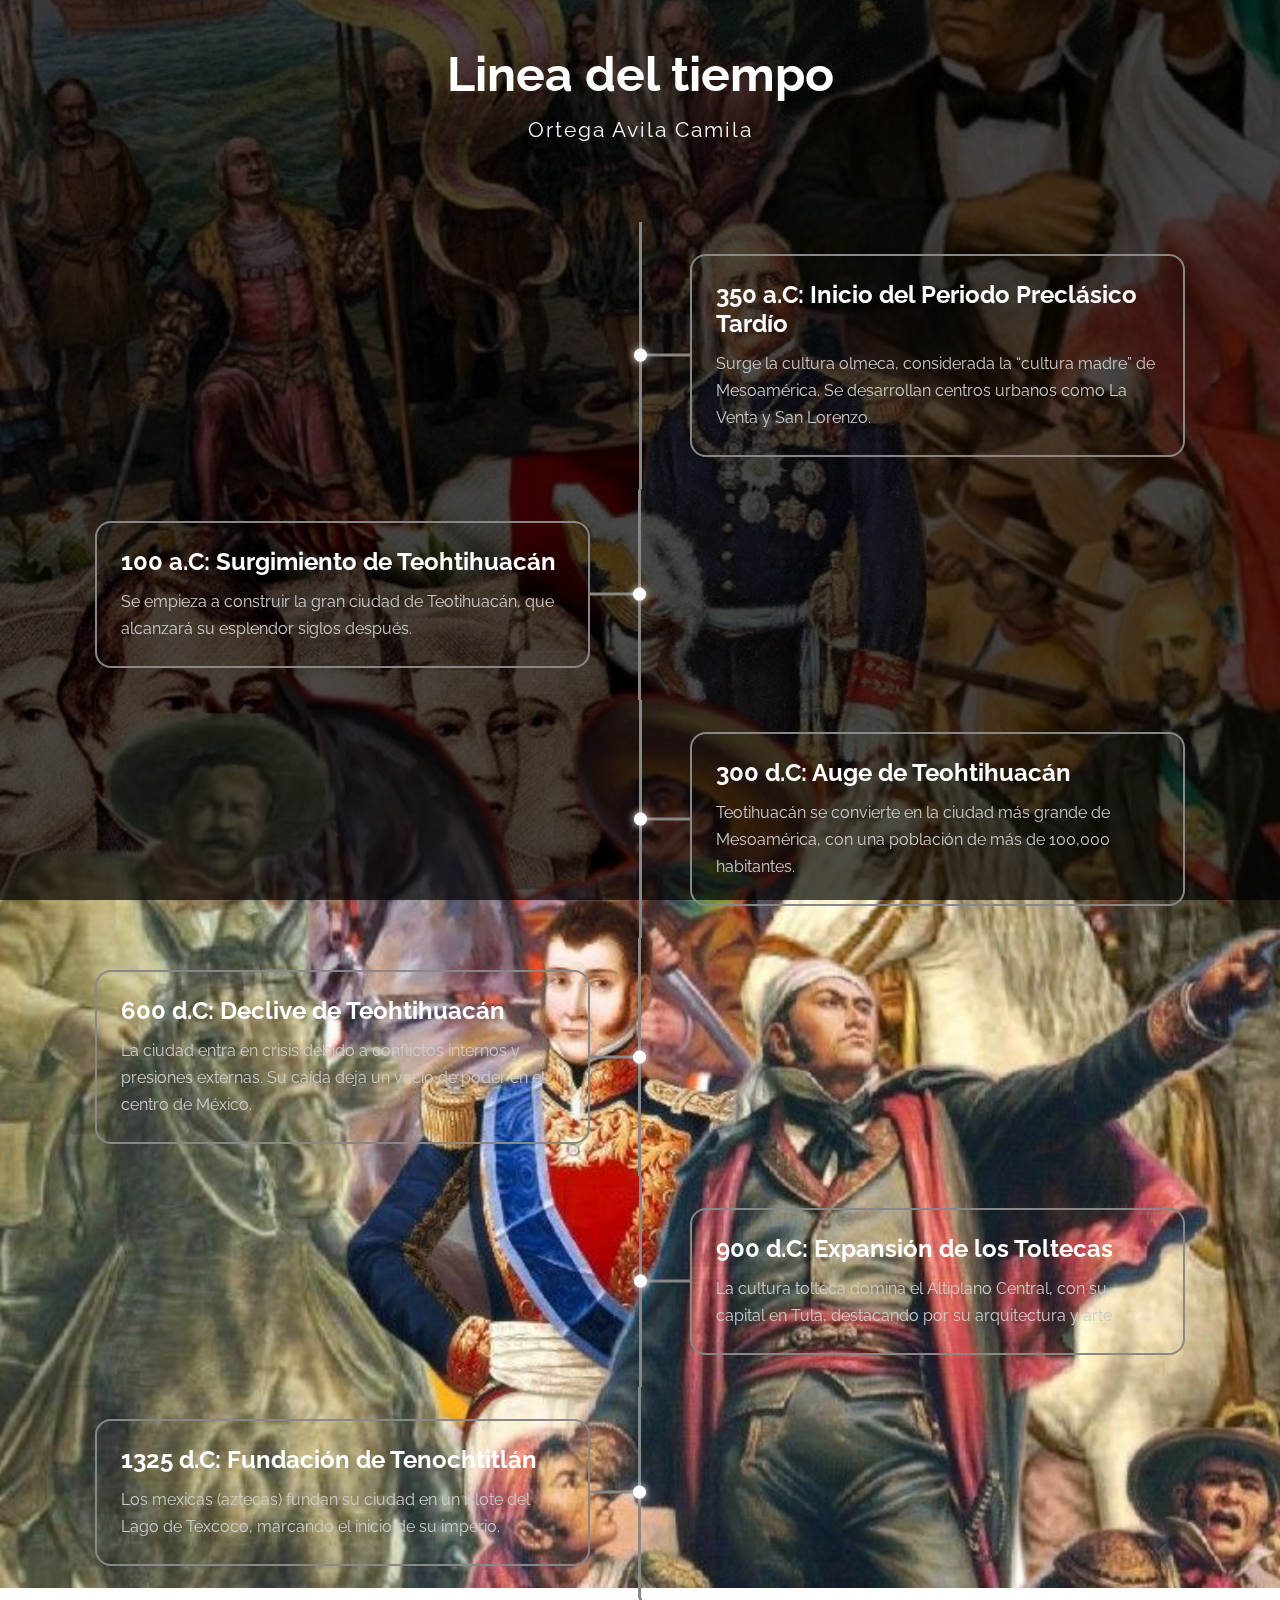
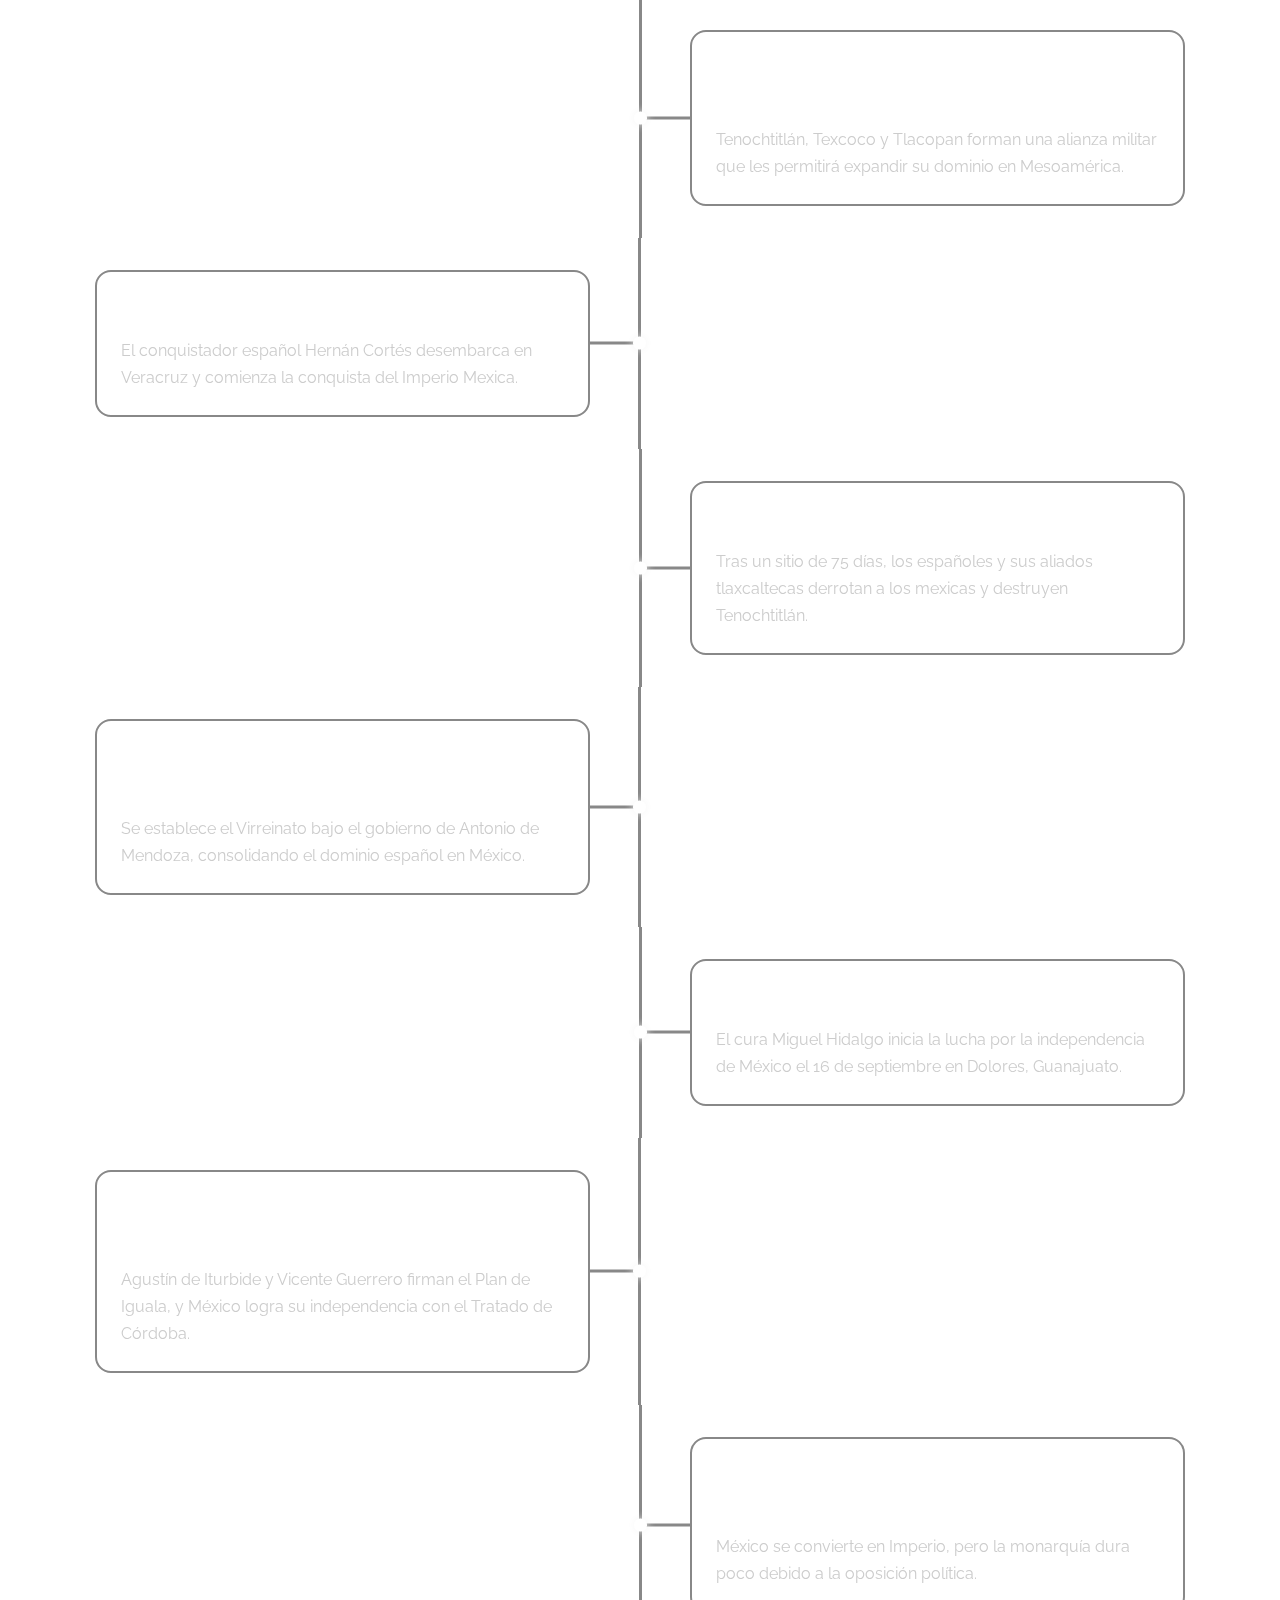
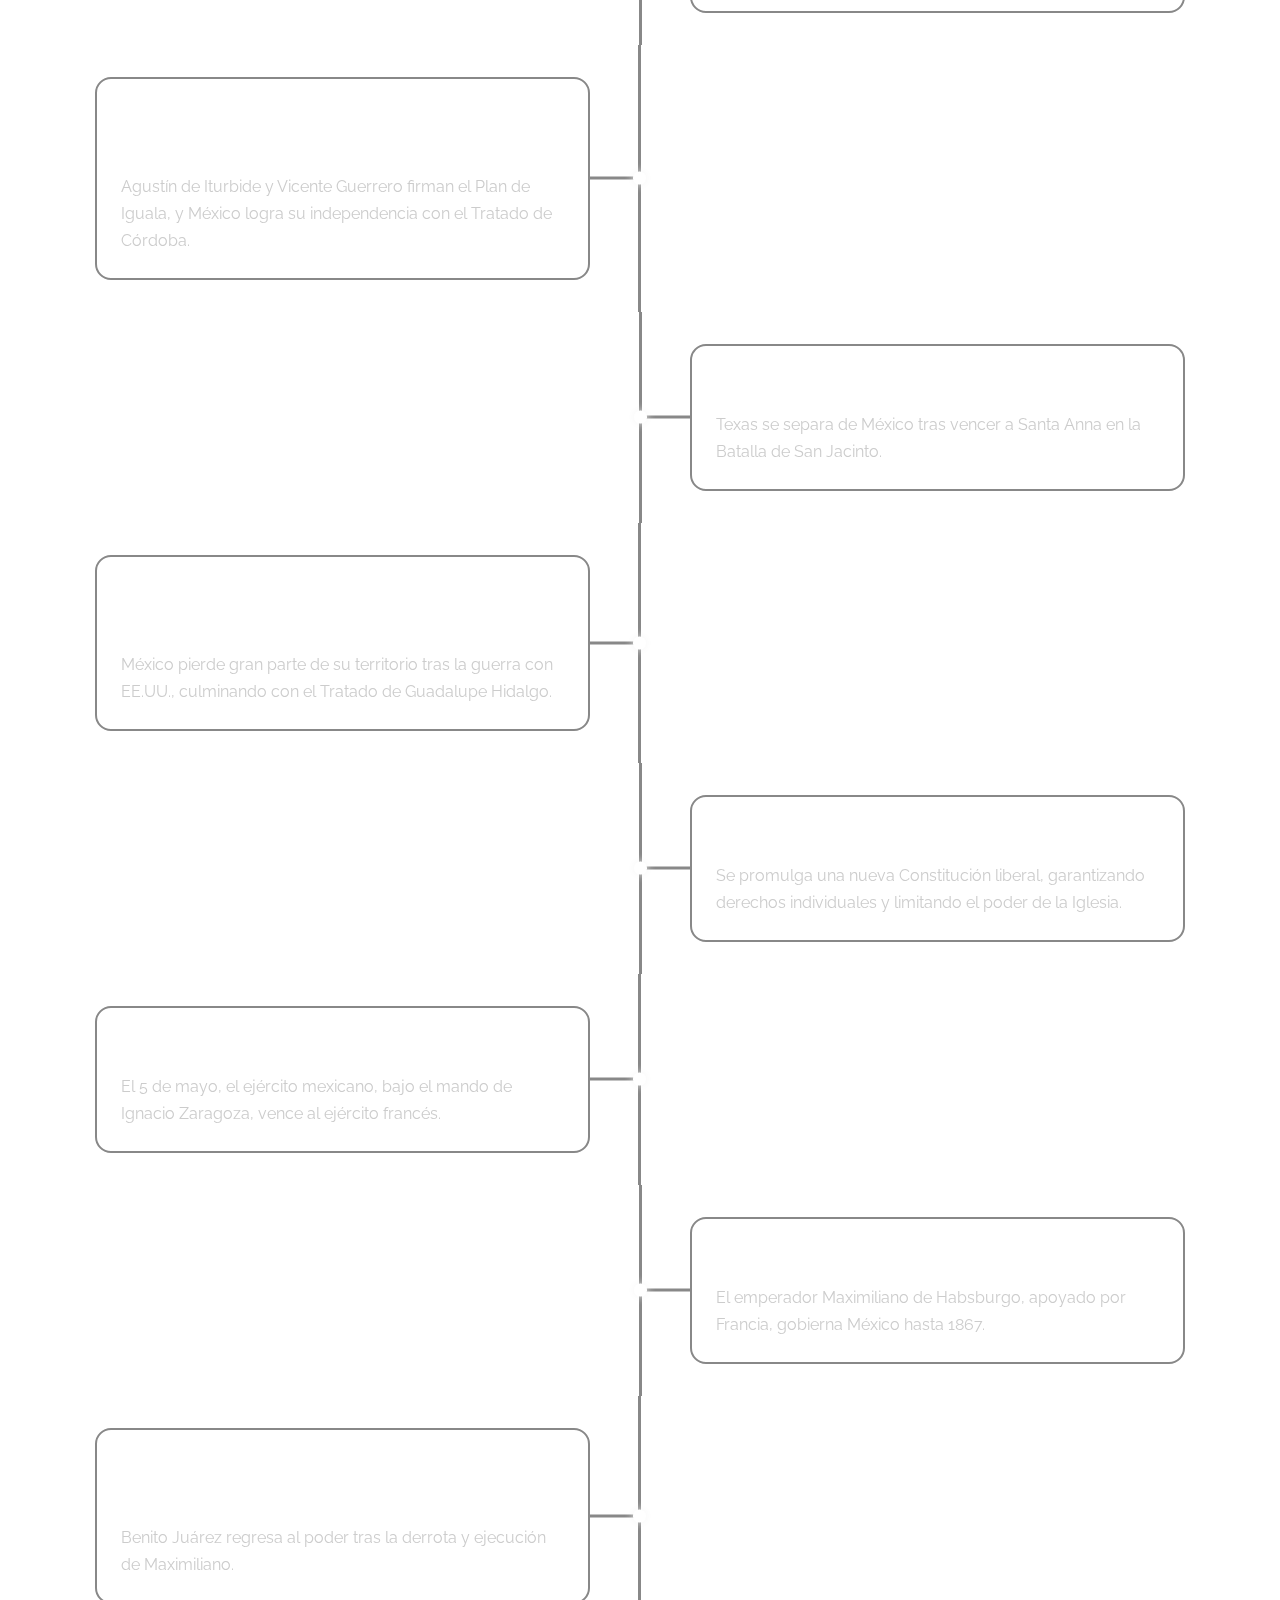
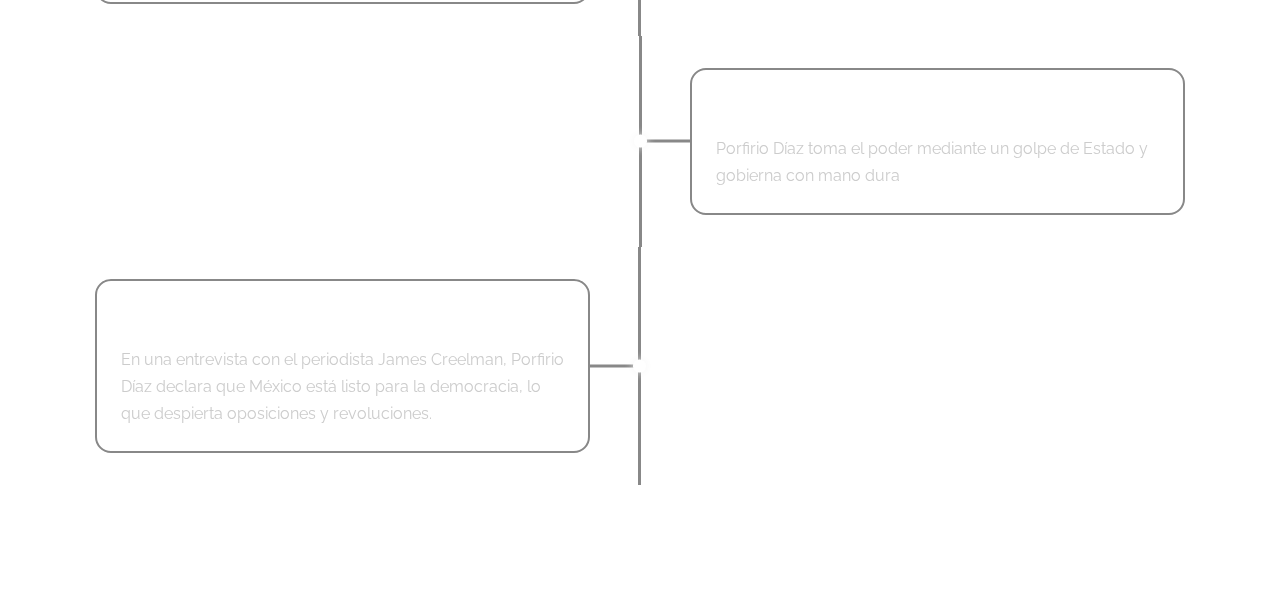
<file: index.html>
<!DOCTYPE html>
<html lang="en">
<head>
    <meta charset="UTF-8">
    <meta name="viewport" content="width=device-width, initial-scale=1.0">
    <link rel="stylesheet" href="styleTimeline.css">
    <link rel="preconnect" href="https://fonts.googleapis.com">
    <link rel="preconnect" href="https://fonts.gstatic.com" crossorigin>
    <link rel="stylesheet" href="https://unpkg.com/aos@next/dist/aos.css" />
    <link href="https://fonts.googleapis.com/css2?family=Jost:ital,wght@0,100..900;1,100..900&family=League+Spartan:wght@100..900&family=Parkinsans:wght@300..800&family=Raleway:ital,wght@0,100..900;1,100..900&display=swap" rel="stylesheet">
    <title>Linea del Tiempo</title>
</head>
<body>

    <div class="title">
        <h1>Linea del tiempo</h1>
        <p>Ortega Avila Camila </p>
    </div>

    <div class="timeline">

        <div class="checkpoint">
            <div>
                <h2>350 a.C: Inicio del Periodo Preclásico Tardío  </h2>
                <p> Surge la cultura olmeca, considerada la “cultura madre” de Mesoamérica.
                    Se desarrollan centros urbanos como La Venta y San Lorenzo.
                </p>
            </div>
        </div>

        <div class="checkpoint">
            <div>
                <h2>100 a.C: Surgimiento de Teohtihuacán </h2>
                <p> Se empieza a construir la gran ciudad de Teotihuacán, que alcanzará su esplendor siglos después.
                </p>
            </div>
        </div>

        <div class="checkpoint">
            <div>
                <h2>300 d.C: Auge de Teohtihuacán  </h2>
                <p> Teotihuacán se convierte en la ciudad más grande de Mesoamérica, con una población de más de 100,000 habitantes. </p>
            </div>
        </div>

        <div class="checkpoint">
            <div>
                <h2>600 d.C: Declive de Teohtihuacán  </h2>
                <p> La ciudad entra en crisis debido a conflictos internos y presiones externas.
                    Su caída deja un vacío de poder en el centro de México.
                </p>
            </div>
        </div>

        <div class="checkpoint">
            <div>
                <h2>900 d.C: Expansión de los Toltecas  </h2>
                <p> La cultura tolteca domina el Altiplano Central, con su capital en Tula, destacando por su arquitectura y arte.
                </p>
            </div>
        </div>

        <div class="checkpoint">
            <div>
                <h2>1325 d.C: Fundación de Tenochtitlán </h2>
                <p> Los mexicas (aztecas) fundan su ciudad en un islote del Lago de Texcoco, marcando el inicio de su imperio.
                </p>
            </div>
        </div>

        <div class="checkpoint">
            <div>
                <h2>1428 d.C: Formación de la Triple Alianza </h2>
                <p> Tenochtitlán, Texcoco y Tlacopan forman una alianza militar que les permitirá expandir su dominio en Mesoamérica.
                </p>
            </div>
        </div>

        <div class="checkpoint">
            <div>
                <h2>1519 d.C: Llegada de Hernán Cortés </h2>
                <p> El conquistador español Hernán Cortés desembarca en Veracruz y comienza la conquista del Imperio Mexica.
                </p>
            </div>
        </div>

        <div class="checkpoint">
            <div>
                <h2>1521 d.C: Caída de Tenochtitlán </h2>
                <p> Tras un sitio de 75 días, los españoles y sus aliados tlaxcaltecas derrotan a los mexicas y destruyen Tenochtitlán.
                </p>
            </div>
        </div>

        <div class="checkpoint">
            <div>
                <h2>1535 d.C: Creación del Virreinato de la Nueva España </h2>
                <p> Se establece el Virreinato bajo el gobierno de Antonio de Mendoza, consolidando el dominio español en México.
                </p>
            </div>
        </div>

        <div class="checkpoint">
            <div>
                <h2> 1810 d.C: Grito de Dolores </h2>
                <p> El cura Miguel Hidalgo inicia la lucha por la independencia de México el 16 de septiembre en Dolores, Guanajuato.
                </p>
            </div>
        </div>

        <div class="checkpoint">
            <div>
                <h2>1821 d.C: Consumación de la Independencia de México </h2>
                <p> Agustín de Iturbide y Vicente Guerrero firman el Plan de Iguala, y México logra su independencia con el Tratado de Córdoba.
                </p>
            </div>
        </div>

        <div class="checkpoint">
            <div>
                <h2>1822 d.C: Agustín de Iturbide se proclama emperador </h2>
                <p>México se convierte en Imperio, pero la monarquía dura poco debido a la oposición política.
                </p>
            </div>
        </div>

        <div class="checkpoint">
            <div>
                <h2>1823 d.C: Caída de Iturbide y Primera República </h2>
                <p> Agustín de Iturbide y Vicente Guerrero firman el Plan de Iguala, y México logra su independencia con el Tratado de Córdoba.
                </p>
            </div>
        </div>

        <div class="checkpoint">
            <div>
                <h2>1836 d.C: Independencia de Texas </h2>
                <p> Texas se separa de México tras vencer a Santa Anna en la Batalla de San Jacinto.
                </p>
            </div>
        </div>

        <div class="checkpoint">
            <div>
                <h2>1846-1848 d.C: Guerra entre México y Estados Unidos  </h2>
                <p> México pierde gran parte de su territorio tras la guerra con EE.UU., culminando con el Tratado de Guadalupe Hidalgo.
                </p>
            </div>
        </div>

        <div class="checkpoint">
            <div>
                <h2>1857 d.C: Constitución de 1857  </h2>
                <p> Se promulga una nueva Constitución liberal, garantizando derechos individuales y limitando el poder de la Iglesia.
                </p>
            </div>
        </div>

        <div class="checkpoint">
            <div>
                <h2>1862 d.C: Batalla de Puebla  </h2>
                <p> El 5 de mayo, el ejército mexicano, bajo el mando de Ignacio Zaragoza, vence al ejército francés.
                </p>
            </div>
        </div>

        <div class="checkpoint">
            <div>
                <h2> 1864 d.C: Segundo Imperio Mexicano  </h2>
                <p> El emperador Maximiliano de Habsburgo, apoyado por Francia, gobierna México hasta 1867.
                </p>
            </div>
        </div>

        <div class="checkpoint">
            <div>
                <h2> 1867 d.C: Restauración de la República  </h2>
                <p> Benito Juárez regresa al poder tras la derrota y ejecución de Maximiliano.
                </p>
            </div>
        </div>

        <div class="checkpoint">
            <div>
                <h2> 1876 d.C: Inicio del Porfiriato  </h2>
                <p> Porfirio Díaz toma el poder mediante un golpe de Estado y gobierna con mano dura
                </p>
            </div>
        </div>

        <div class="checkpoint">
            <div>
                <h2> 1908 d.C: Entrevista Díaz-Creelman  </h2>
                <p> En una entrevista con el periodista James Creelman, Porfirio Díaz declara que México está listo para la democracia, lo que despierta oposiciones y revoluciones.
                </p>
            </div>
        </div>

    </div>

    <script src="https://unpkg.com/aos@next/dist/aos.js"></script>
    <script>
      AOS.init();
    </script>

</body>
</html>
</file>
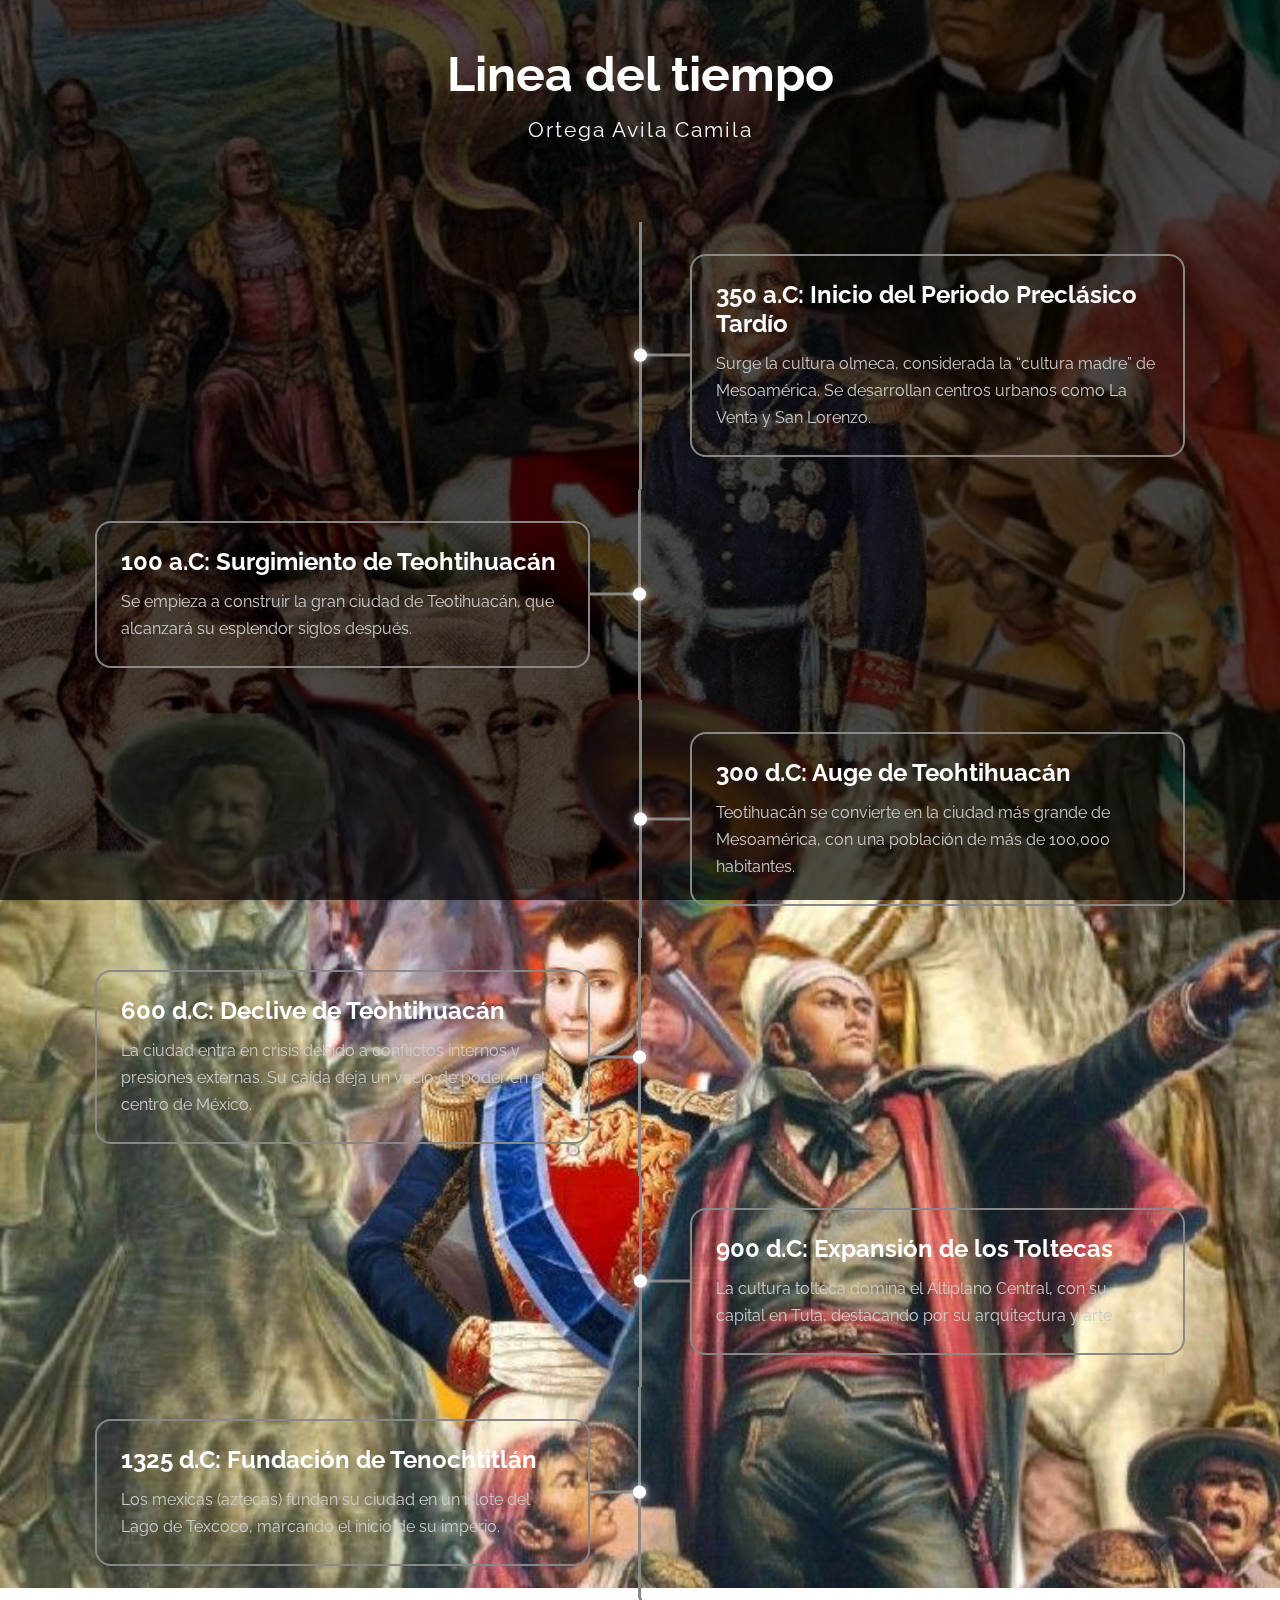
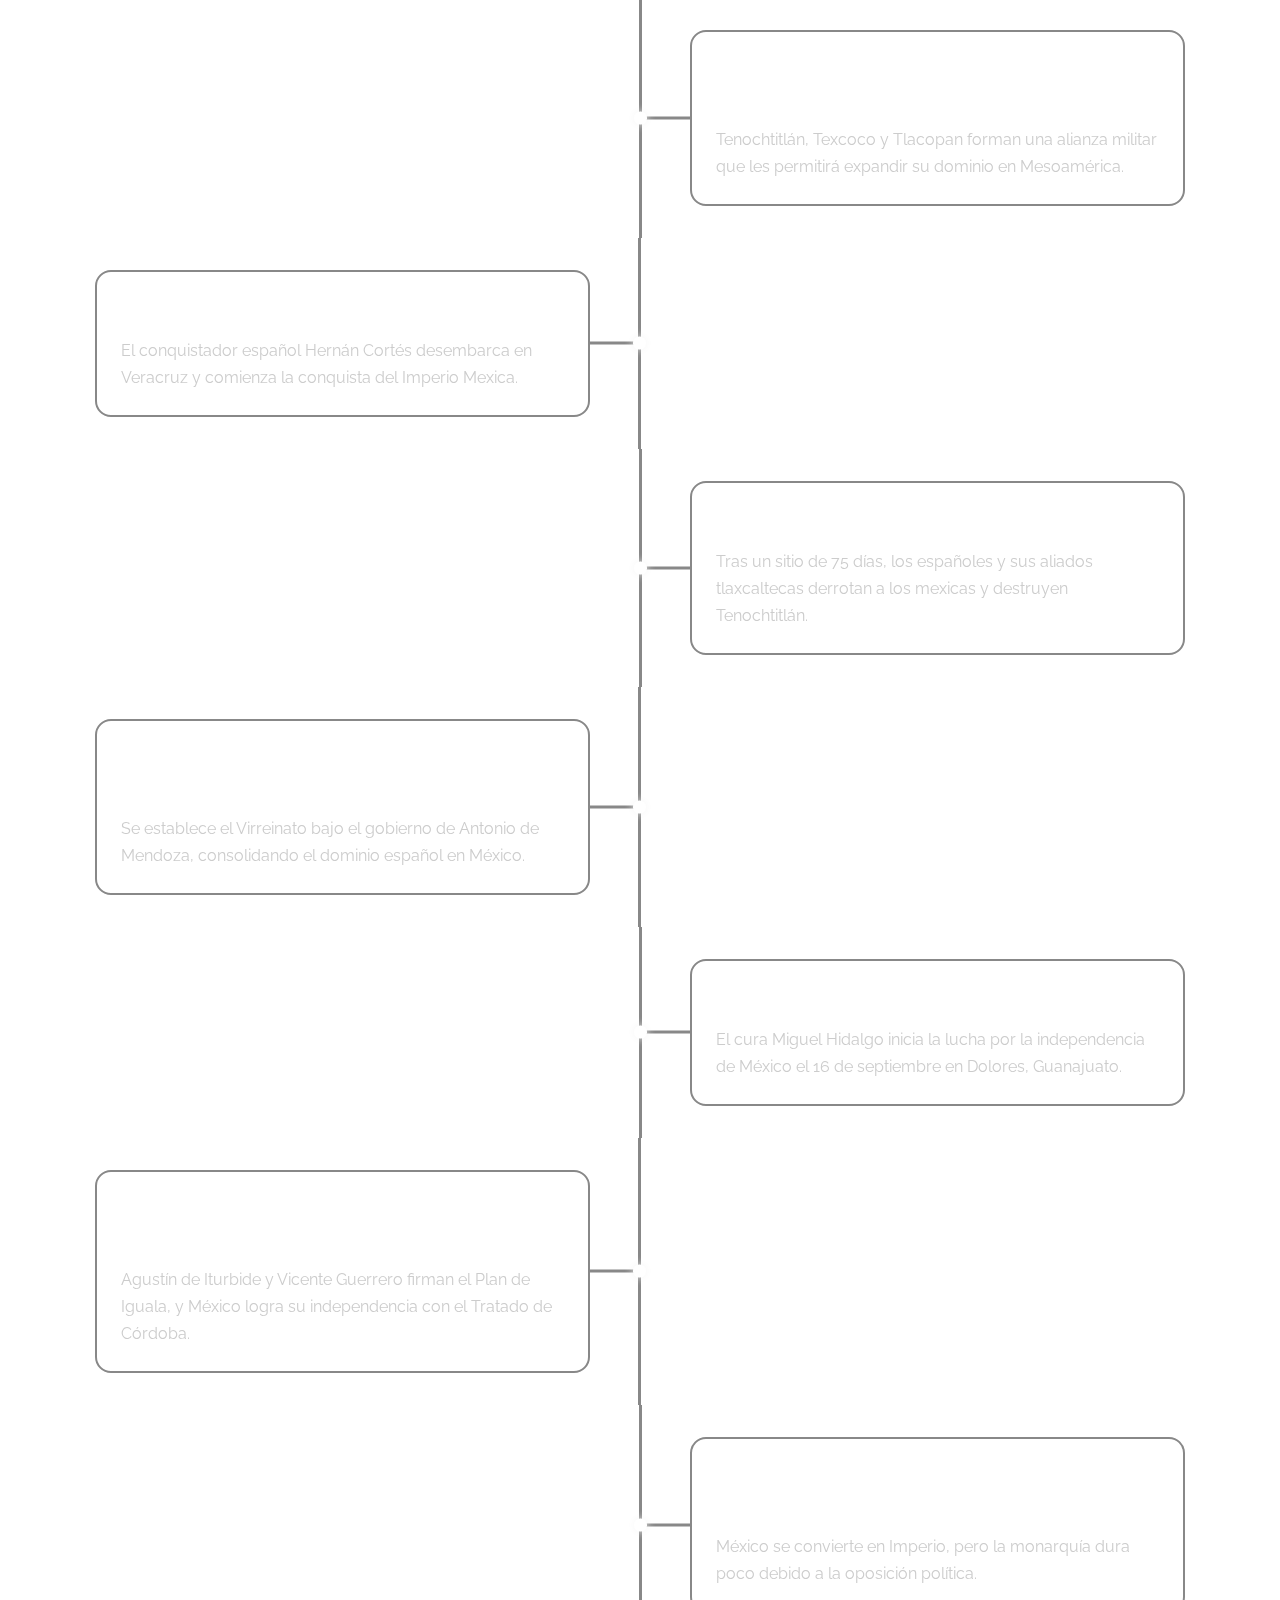
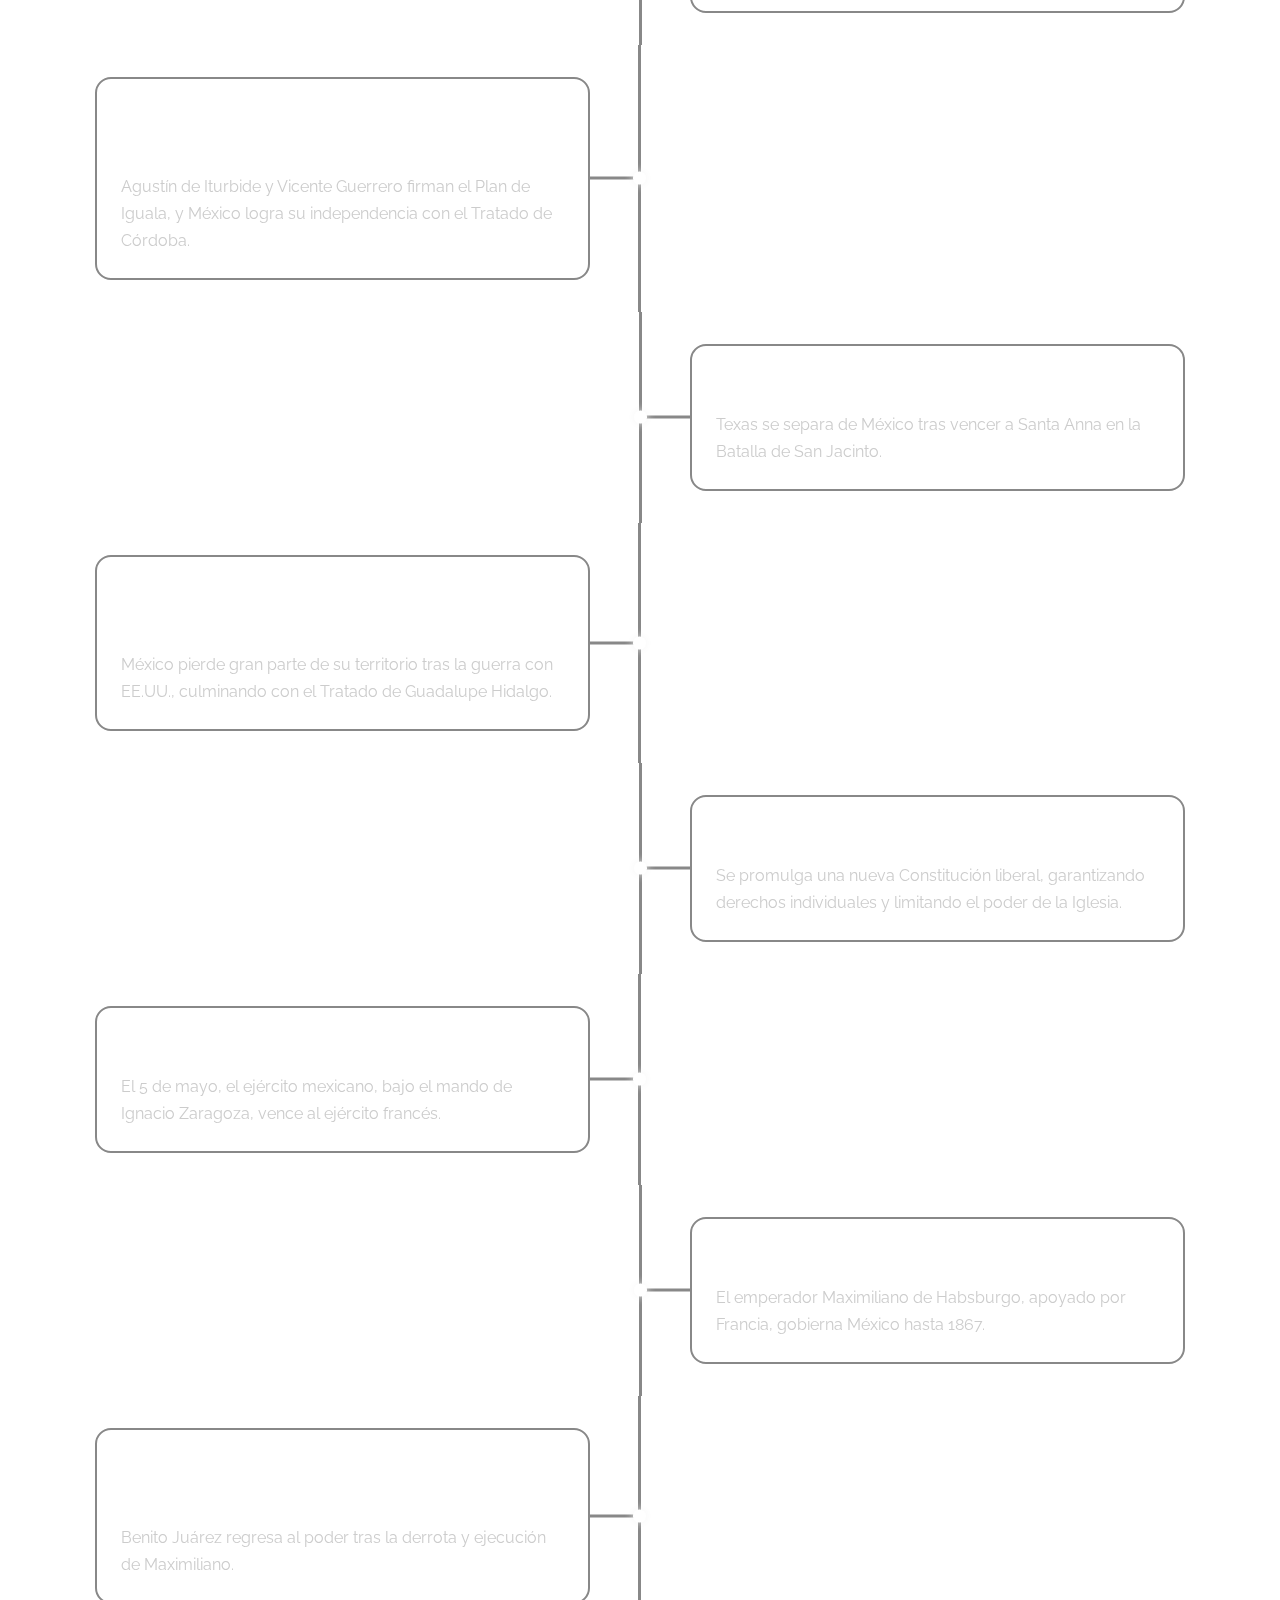
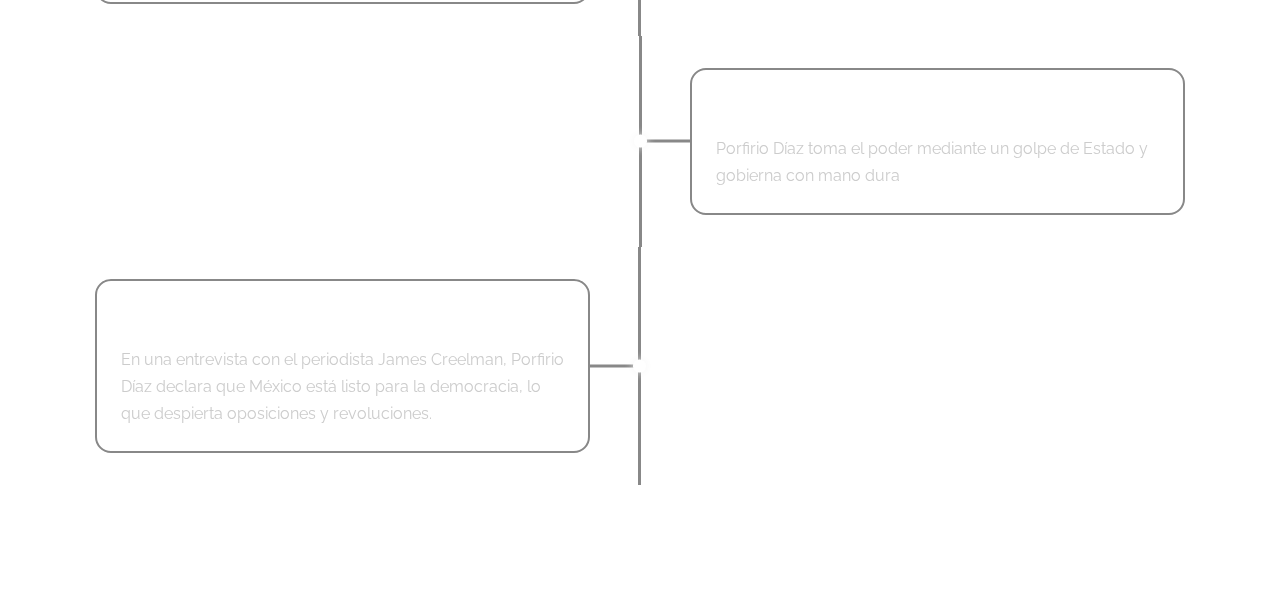
<file: lineat.html>
<!DOCTYPE html>
<html lang="en">
<head>
    <meta charset="UTF-8">
    <meta name="viewport" content="width=device-width, initial-scale=1.0">
    <link rel="stylesheet" href="styleTimeline.css">
    <link rel="preconnect" href="https://fonts.googleapis.com">
    <link rel="preconnect" href="https://fonts.gstatic.com" crossorigin>
    <link rel="stylesheet" href="https://unpkg.com/aos@next/dist/aos.css" />
    <link href="https://fonts.googleapis.com/css2?family=Jost:ital,wght@0,100..900;1,100..900&family=League+Spartan:wght@100..900&family=Parkinsans:wght@300..800&family=Raleway:ital,wght@0,100..900;1,100..900&display=swap" rel="stylesheet">
    <title>Linea del Tiempo</title>
</head>
<body>

    <div class="title">
        <h1>Linea del tiempo</h1>
        <p>Ortega Avila Camila </p>
    </div>

    <div class="timeline">

        <div class="checkpoint">
            <div>
                <h2>350 a.C: Inicio del Periodo Preclásico Tardío  </h2>
                <p> Surge la cultura olmeca, considerada la “cultura madre” de Mesoamérica.
                    Se desarrollan centros urbanos como La Venta y San Lorenzo.
                </p>
            </div>
        </div>

        <div class="checkpoint">
            <div>
                <h2>100 a.C: Surgimiento de Teohtihuacán </h2>
                <p> Se empieza a construir la gran ciudad de Teotihuacán, que alcanzará su esplendor siglos después.
                </p>
            </div>
        </div>

        <div class="checkpoint">
            <div>
                <h2>300 d.C: Auge de Teohtihuacán  </h2>
                <p> Teotihuacán se convierte en la ciudad más grande de Mesoamérica, con una población de más de 100,000 habitantes. </p>
            </div>
        </div>

        <div class="checkpoint">
            <div>
                <h2>600 d.C: Declive de Teohtihuacán  </h2>
                <p> La ciudad entra en crisis debido a conflictos internos y presiones externas.
                    Su caída deja un vacío de poder en el centro de México.
                </p>
            </div>
        </div>

        <div class="checkpoint">
            <div>
                <h2>900 d.C: Expansión de los Toltecas  </h2>
                <p> La cultura tolteca domina el Altiplano Central, con su capital en Tula, destacando por su arquitectura y arte.
                </p>
            </div>
        </div>

        <div class="checkpoint">
            <div>
                <h2>1325 d.C: Fundación de Tenochtitlán </h2>
                <p> Los mexicas (aztecas) fundan su ciudad en un islote del Lago de Texcoco, marcando el inicio de su imperio.
                </p>
            </div>
        </div>

        <div class="checkpoint">
            <div>
                <h2>1428 d.C: Formación de la Triple Alianza </h2>
                <p> Tenochtitlán, Texcoco y Tlacopan forman una alianza militar que les permitirá expandir su dominio en Mesoamérica.
                </p>
            </div>
        </div>

        <div class="checkpoint">
            <div>
                <h2>1519 d.C: Llegada de Hernán Cortés </h2>
                <p> El conquistador español Hernán Cortés desembarca en Veracruz y comienza la conquista del Imperio Mexica.
                </p>
            </div>
        </div>

        <div class="checkpoint">
            <div>
                <h2>1521 d.C: Caída de Tenochtitlán </h2>
                <p> Tras un sitio de 75 días, los españoles y sus aliados tlaxcaltecas derrotan a los mexicas y destruyen Tenochtitlán.
                </p>
            </div>
        </div>

        <div class="checkpoint">
            <div>
                <h2>1535 d.C: Creación del Virreinato de la Nueva España </h2>
                <p> Se establece el Virreinato bajo el gobierno de Antonio de Mendoza, consolidando el dominio español en México.
                </p>
            </div>
        </div>

        <div class="checkpoint">
            <div>
                <h2> 1810 d.C: Grito de Dolores </h2>
                <p> El cura Miguel Hidalgo inicia la lucha por la independencia de México el 16 de septiembre en Dolores, Guanajuato.
                </p>
            </div>
        </div>

        <div class="checkpoint">
            <div>
                <h2>1821 d.C: Consumación de la Independencia de México </h2>
                <p> Agustín de Iturbide y Vicente Guerrero firman el Plan de Iguala, y México logra su independencia con el Tratado de Córdoba.
                </p>
            </div>
        </div>

        <div class="checkpoint">
            <div>
                <h2>1822 d.C: Agustín de Iturbide se proclama emperador </h2>
                <p>México se convierte en Imperio, pero la monarquía dura poco debido a la oposición política.
                </p>
            </div>
        </div>

        <div class="checkpoint">
            <div>
                <h2>1823 d.C: Caída de Iturbide y Primera República </h2>
                <p> Agustín de Iturbide y Vicente Guerrero firman el Plan de Iguala, y México logra su independencia con el Tratado de Córdoba.
                </p>
            </div>
        </div>

        <div class="checkpoint">
            <div>
                <h2>1836 d.C: Independencia de Texas </h2>
                <p> Texas se separa de México tras vencer a Santa Anna en la Batalla de San Jacinto.
                </p>
            </div>
        </div>

        <div class="checkpoint">
            <div>
                <h2>1846-1848 d.C: Guerra entre México y Estados Unidos  </h2>
                <p> México pierde gran parte de su territorio tras la guerra con EE.UU., culminando con el Tratado de Guadalupe Hidalgo.
                </p>
            </div>
        </div>

        <div class="checkpoint">
            <div>
                <h2>1857 d.C: Constitución de 1857  </h2>
                <p> Se promulga una nueva Constitución liberal, garantizando derechos individuales y limitando el poder de la Iglesia.
                </p>
            </div>
        </div>

        <div class="checkpoint">
            <div>
                <h2>1862 d.C: Batalla de Puebla  </h2>
                <p> El 5 de mayo, el ejército mexicano, bajo el mando de Ignacio Zaragoza, vence al ejército francés.
                </p>
            </div>
        </div>

        <div class="checkpoint">
            <div>
                <h2> 1864 d.C: Segundo Imperio Mexicano  </h2>
                <p> El emperador Maximiliano de Habsburgo, apoyado por Francia, gobierna México hasta 1867.
                </p>
            </div>
        </div>

        <div class="checkpoint">
            <div>
                <h2> 1867 d.C: Restauración de la República  </h2>
                <p> Benito Juárez regresa al poder tras la derrota y ejecución de Maximiliano.
                </p>
            </div>
        </div>

        <div class="checkpoint">
            <div>
                <h2> 1876 d.C: Inicio del Porfiriato  </h2>
                <p> Porfirio Díaz toma el poder mediante un golpe de Estado y gobierna con mano dura
                </p>
            </div>
        </div>

        <div class="checkpoint">
            <div>
                <h2> 1908 d.C: Entrevista Díaz-Creelman  </h2>
                <p> En una entrevista con el periodista James Creelman, Porfirio Díaz declara que México está listo para la democracia, lo que despierta oposiciones y revoluciones.
                </p>
            </div>
        </div>

    </div>

    <script src="https://unpkg.com/aos@next/dist/aos.js"></script>
    <script>
      AOS.init();
    </script>

</body>
</html>
</file>
<file: styleTimeline.css>
body {
    margin: 0;
    font-family: "Raleway", serif;
    background: url(background0.jpg)
    no-repeat center fixed;
    background-size: cover;
    color: #fff;
    padding: 2em;
}

body::before {
    content: '';
    background: rgba(0, 0, 0, 0.7);
    position: absolute;
    top: 0;
    left: 0;
    width: 100%;
    height: 100%;
    z-index: -1;
    position: fixed;
}

* {
    margin: 0;
    padding: 0;
}

h1 {
    margin: 0.3em;
    font-size: 3em;
}

h2 {
    margin-bottom: 0.5em;
}

.title {
    text-align: center;
}

.title p {
    color: whitesmoke;
    font-size: 1.3em;
    letter-spacing: 2px;
}

.timeline {
    margin: 5em auto;
    max-width: 34.15em;
}

.checkpoint {
    max-width: 34em;
    padding-top: 2em;
    padding-bottom: 2em;
    position: relative;
}

.checkpoint div {
    border: 2px solid #888;
    border-radius: 1em;
    padding: 1.5em;
}

.checkpoint p {
    line-height: 27px;
    color: #ccc;
}

.checkpoint:nth-child(odd) {
    border-left: 3px solid #888;
    padding-left: 3em;
    transform: translateX(17em);
}

.checkpoint:nth-child(even) {
    border-right: 3px solid #888;
    padding-right: 3em;
    transform: translateX(-17em);
}

.checkpoint:nth-child(odd)::before,
.checkpoint:nth-child(even)::before {
    content: '';
    background: #888;
    width: 3em;
    height: 3px;
    position: absolute;
    top: 50%;
    transform: translateY(-50%);
}

.checkpoint:nth-child(odd)::before {
    left: 0;
}

.checkpoint:nth-child(even)::before {
    right: 0;
}

.checkpoint:nth-child(odd) div::before,
.checkpoint:nth-child(even) div::before {
    content: '';
    background: #fff;
    box-shadow: 0 0 0.5em whitesmoke;
    width: 0.8em;
    height: 0.8em;
    position: absolute;
    top: 50%;
    transform: translateY(-50%);
    border-radius: 50%;
}

.checkpoint:nth-child(odd) div::before {
    left: -0.5em;
}

.checkpoint:nth-child(even) div::before {
    right: -0.5em;
}

@media screen and (max-width: 1150px) {
    .timeline {
        width: 80vw;
    }

    .timeline .checkpoint {
        width: 100%;
        transform: none;
        padding-left: 0;
        padding-right: 0;
        border: none;
    }

    .timeline .checkpoint::before {
        width: 3px;
        height: 4em;
        top: -2em;
        left: 50%;
        transform: translateX(-50%);
    }

    .timeline .checkpoint div::before {
        top: -0.5em;
        left: 50%;
        transform: translateX(-50%);
    }
}
</file>
